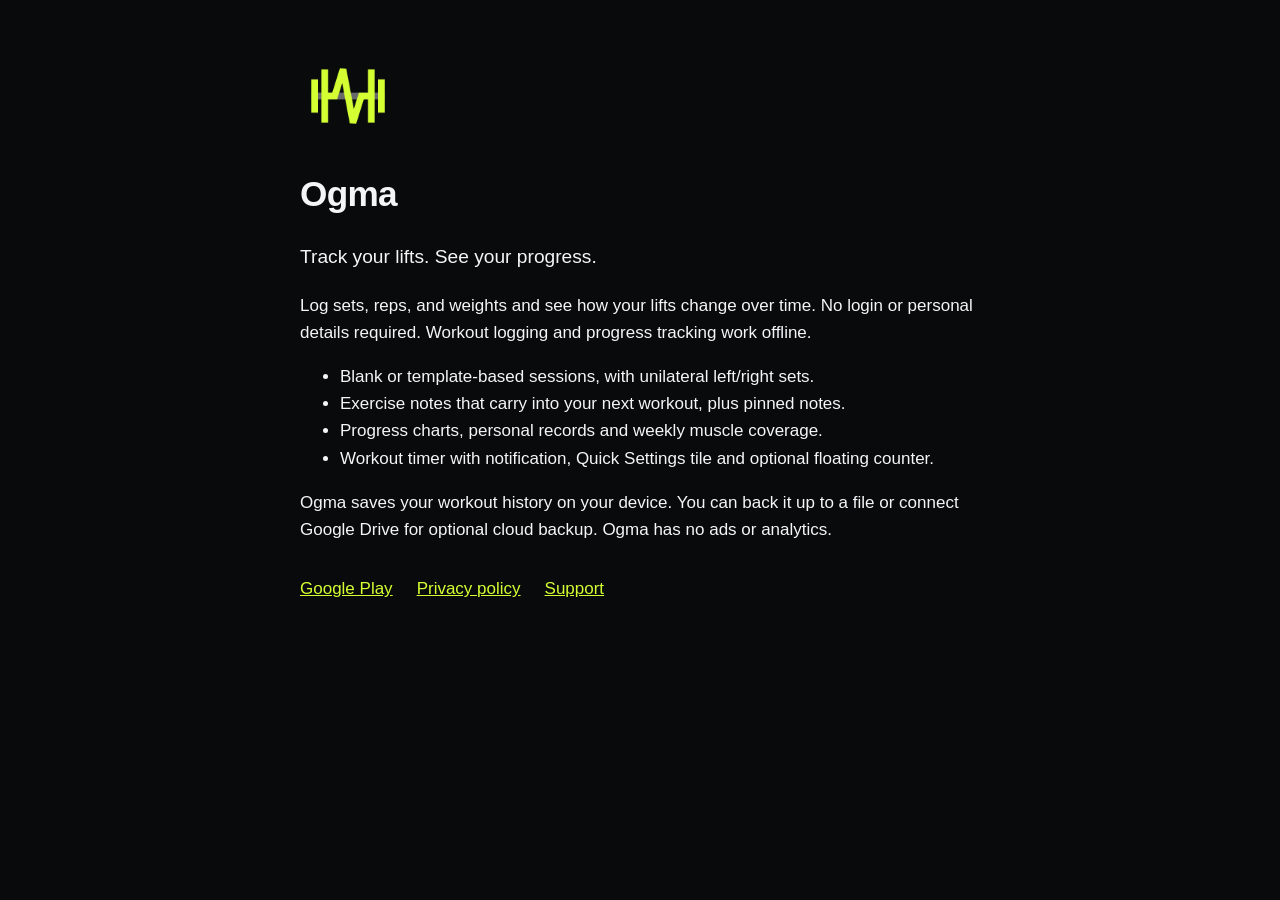
<file: index.html>
<!doctype html>
<html lang="en">
<head>
  <meta charset="utf-8">
  <meta name="viewport" content="width=device-width, initial-scale=1">
  <meta name="description" content="Track your lifts and see your progress with Ogma for Android. Works offline. No login or personal details required.">
  <meta name="google-site-verification" content="DVd-oiWpuQWe_aMOJecCF5pTGDHYncMAC5gAuzsLzv0" />
  <title>Ogma – Workout Log</title>
  <link rel="icon" href="icon-512.png">
  <link rel="stylesheet" href="style.css">
</head>
<body>
  <main>
    <img class="logo" src="icon-512.png" alt="Ogma logo" width="96" height="96">
    <h1>Ogma</h1>
    <p class="lead">Track your lifts. See your progress.</p>
    <p>Log sets, reps, and weights and see how your lifts change over time. No login or personal details required. Workout logging and progress tracking work offline.</p>
    <ul>
      <li>Blank or template-based sessions, with unilateral left/right sets.</li>
      <li>Exercise notes that carry into your next workout, plus pinned notes.</li>
      <li>Progress charts, personal records and weekly muscle coverage.</li>
      <li>Workout timer with notification, Quick Settings tile and optional floating counter.</li>
    </ul>
    <p>Ogma saves your workout history on your device. You can back it up to a file or connect Google Drive for optional cloud backup. Ogma has no ads or analytics.</p>
    <nav>
      <a href="https://play.google.com/store/apps/details?id=dev.lofrancolabs.gymtracker">Google Play</a>
      <a href="privacy.html">Privacy policy</a>
      <a href="https://github.com/francescolofranco-dev/ogma/issues">Support</a>
    </nav>
  </main>
</body>
</html>
</file>
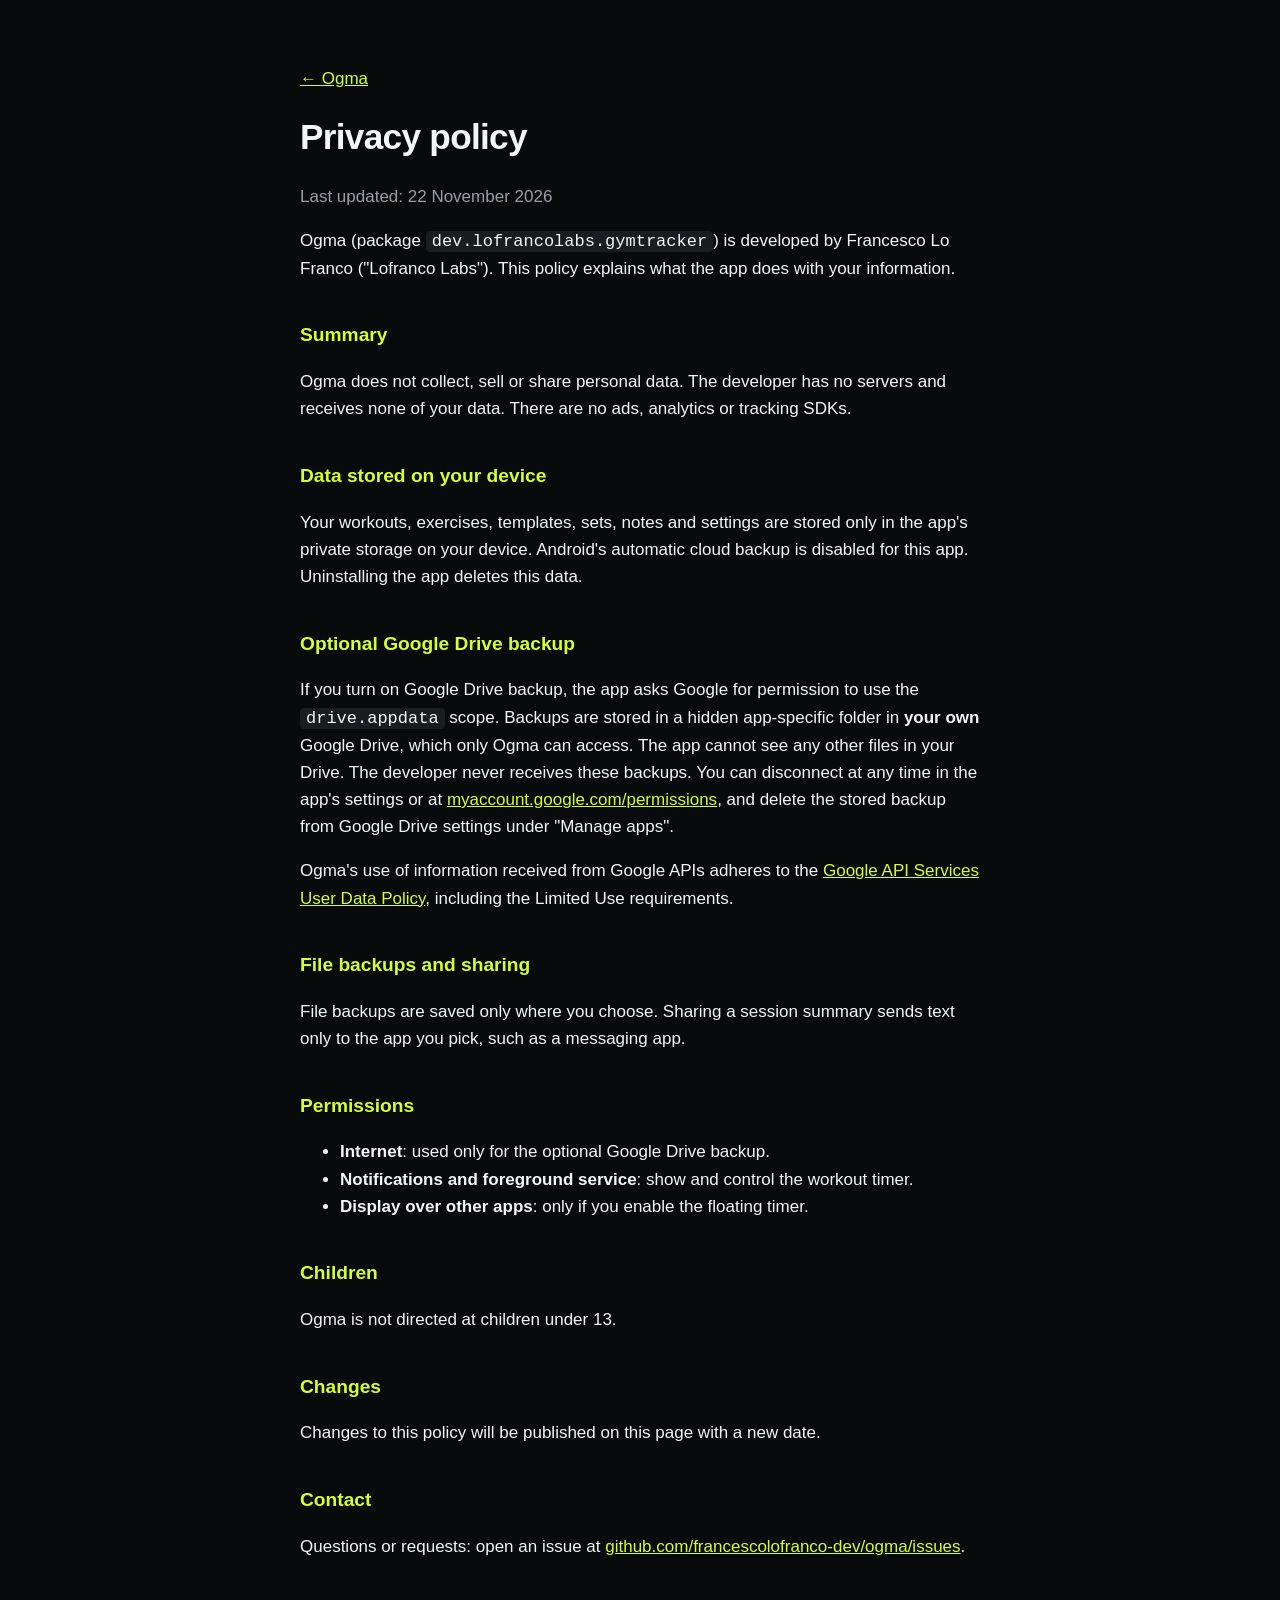
<file: privacy.html>
<!doctype html>
<html lang="en">
<head>
  <meta charset="utf-8">
  <meta name="viewport" content="width=device-width, initial-scale=1">
  <title>Ogma – Privacy policy</title>
  <link rel="icon" href="icon-512.png">
  <link rel="stylesheet" href="style.css">
</head>
<body>
  <main>
    <p><a href="./">← Ogma</a></p>
    <h1>Privacy policy</h1>
    <p class="muted">Last updated: 22 November 2026</p>

    <p>Ogma (package <code>dev.lofrancolabs.gymtracker</code>) is developed by Francesco Lo Franco
      ("Lofranco Labs"). This policy explains what the app does with your information.</p>

    <h2>Summary</h2>
    <p>Ogma does not collect, sell or share personal data. The developer has no servers and
      receives none of your data. There are no ads, analytics or tracking SDKs.</p>

    <h2>Data stored on your device</h2>
    <p>Your workouts, exercises, templates, sets, notes and settings are stored only in the app's private
      storage on your device. Android's automatic cloud backup is disabled for this app. Uninstalling the
      app deletes this data.</p>

    <h2>Optional Google Drive backup</h2>
    <p>If you turn on Google Drive backup, the app asks Google for permission to use the
      <code>drive.appdata</code> scope. Backups are stored in a hidden app-specific folder in
      <strong>your own</strong> Google Drive, which only Ogma can access. The app cannot see any other
      files in your Drive. The developer never receives these backups. You can disconnect at any time in the
      app's settings or at <a href="https://myaccount.google.com/permissions">myaccount.google.com/permissions</a>,
      and delete the stored backup from Google Drive settings under "Manage apps".</p>
    <p>Ogma's use of information received from Google APIs adheres to the
      <a href="https://developers.google.com/terms/api-services-user-data-policy">Google API Services User Data Policy</a>,
      including the Limited Use requirements.</p>

    <h2>File backups and sharing</h2>
    <p>File backups are saved only where you choose. Sharing a session summary sends text only to the app you
      pick, such as a messaging app.</p>

    <h2>Permissions</h2>
    <ul>
      <li><strong>Internet</strong>: used only for the optional Google Drive backup.</li>
      <li><strong>Notifications and foreground service</strong>: show and control the workout timer.</li>
      <li><strong>Display over other apps</strong>: only if you enable the floating timer.</li>
    </ul>

    <h2>Children</h2>
    <p>Ogma is not directed at children under 13.</p>

    <h2>Changes</h2>
    <p>Changes to this policy will be published on this page with a new date.</p>

    <h2>Contact</h2>
    <p>Questions or requests: open an issue at
      <a href="https://github.com/francescolofranco-dev/ogma/issues">github.com/francescolofranco-dev/ogma/issues</a>.</p>
  </main>
</body>
</html>
</file>
<file: style.css>
:root { color-scheme: dark; }
body {
  margin: 0;
  background: #090A0C;
  color: #F4F5F7;
  font: 17px/1.6 -apple-system, BlinkMacSystemFont, "Segoe UI", Roboto, sans-serif;
}
main { max-width: 680px; margin: 0 auto; padding: 48px 24px; }
h1 { font-size: 2.2rem; margin: 0.4em 0; letter-spacing: -0.02em; }
h2 { font-size: 1.2rem; margin-top: 2em; color: #D4FF33; }
a { color: #D4FF33; }
code { background: #1A1C20; padding: 1px 6px; border-radius: 4px; }
.logo { border-radius: 22px; }
.lead { font-size: 1.2rem; }
.muted { color: #9A9EA6; }
nav { display: flex; gap: 24px; margin-top: 32px; }
</file>
